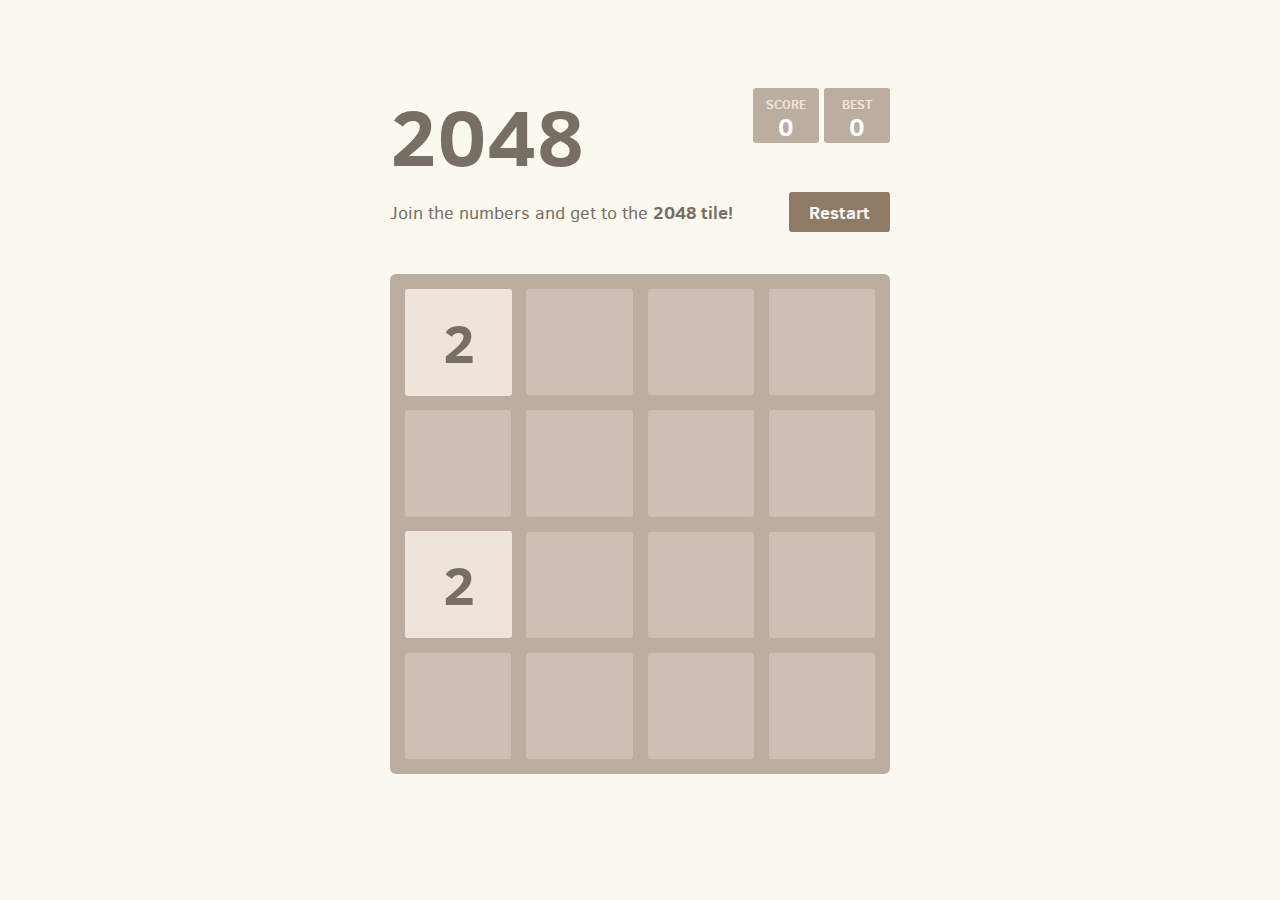
<file: index.html>
<!DOCTYPE html>
<html>
<head>
  <meta charset="utf-8">
  <title>2048</title>

  <link href="style/main.css" rel="stylesheet" type="text/css">
  <link rel="shortcut icon" href="favicon.ico">
  <link rel="apple-touch-icon" href="meta/apple-touch-icon.png">
  <link rel="apple-touch-startup-image" href="meta/apple-touch-startup-image-640x1096.png" media="(device-width: 320px) and (device-height: 568px) and (-webkit-device-pixel-ratio: 2)"> <!-- iPhone 5+ -->
  <link rel="apple-touch-startup-image" href="meta/apple-touch-startup-image-640x920.png"  media="(device-width: 320px) and (device-height: 480px) and (-webkit-device-pixel-ratio: 2)"> <!-- iPhone, retina -->
  <meta name="apple-mobile-web-app-capable" content="yes">
  <meta name="apple-mobile-web-app-status-bar-style" content="black">

  <meta name="HandheldFriendly" content="True">
  <meta name="MobileOptimized" content="320">
  <meta name="viewport" content="width=device-width, target-densitydpi=160dpi, initial-scale=1.0, maximum-scale=1, user-scalable=no, minimal-ui">
</head>
<body>
  <div class="container">
    <div class="heading">
      <h1 class="title">2048</h1>
      <div class="scores-container">
        <div class="score-container">0</div>
        <div class="best-container">0</div>
      </div>
    </div>

    <div class="above-game">
      <p class="game-intro">Join the numbers and get to the <strong>2048 tile!</strong></p>
      <a class="restart-button">Restart</a>
    </div>

    <div class="game-container">
      <div class="game-message">
        <p></p>
        <div class="lower">
	        <a class="keep-playing-button">Keep going</a>
          <a class="retry-button">Try again</a>
        </div>
      </div>

      <div class="grid-container">
        <div class="grid-row">
          <div class="grid-cell"></div>
          <div class="grid-cell"></div>
          <div class="grid-cell"></div>
          <div class="grid-cell"></div>
        </div>
        <div class="grid-row">
          <div class="grid-cell"></div>
          <div class="grid-cell"></div>
          <div class="grid-cell"></div>
          <div class="grid-cell"></div>
        </div>
        <div class="grid-row">
          <div class="grid-cell"></div>
          <div class="grid-cell"></div>
          <div class="grid-cell"></div>
          <div class="grid-cell"></div>
        </div>
        <div class="grid-row">
          <div class="grid-cell"></div>
          <div class="grid-cell"></div>
          <div class="grid-cell"></div>
          <div class="grid-cell"></div>
        </div>
      </div>

      <div class="tile-container">

      </div>
    </div>
  </div>

  <script src="js/bind_polyfill.js"></script>
  <script src="js/classlist_polyfill.js"></script>
  <script src="js/animframe_polyfill.js"></script>
  <script src="js/keyboard_input_manager.js"></script>
  <script src="js/html_actuator.js"></script>
  <script src="js/grid.js"></script>
  <script src="js/tile.js"></script>
  <script src="js/local_storage_manager.js"></script>
  <script src="js/game_manager.js"></script>
  <script src="js/application.js"></script>
</body>
</html>
</file>
<file: style/main.css>
@import url(fonts/clear-sans.css);
html, body {
  margin: 0;
  padding: 0;
  background: #faf8ef;
  color: #776e65;
  font-family: "Clear Sans", "Helvetica Neue", Arial, sans-serif;
  font-size: 18px; }

body {
  margin: 80px 0; }

.heading:after {
  content: "";
  display: block;
  clear: both; }

h1.title {
  font-size: 80px;
  font-weight: bold;
  margin: 0;
  display: block;
  float: left; }

@-webkit-keyframes move-up {
  0% {
    top: 25px;
    opacity: 1; }

  100% {
    top: -50px;
    opacity: 0; } }
@-moz-keyframes move-up {
  0% {
    top: 25px;
    opacity: 1; }

  100% {
    top: -50px;
    opacity: 0; } }
@keyframes move-up {
  0% {
    top: 25px;
    opacity: 1; }

  100% {
    top: -50px;
    opacity: 0; } }
.scores-container {
  float: right;
  text-align: right; }

.score-container, .best-container {
  position: relative;
  display: inline-block;
  background: #bbada0;
  padding: 15px 25px;
  font-size: 25px;
  height: 25px;
  line-height: 47px;
  font-weight: bold;
  border-radius: 3px;
  color: white;
  margin-top: 8px;
  text-align: center; }
  .score-container:after, .best-container:after {
    position: absolute;
    width: 100%;
    top: 10px;
    left: 0;
    text-transform: uppercase;
    font-size: 13px;
    line-height: 13px;
    text-align: center;
    color: #eee4da; }
  .score-container .score-addition, .best-container .score-addition {
    position: absolute;
    right: 30px;
    color: red;
    font-size: 25px;
    line-height: 25px;
    font-weight: bold;
    color: rgba(119, 110, 101, 0.9);
    z-index: 100;
    -webkit-animation: move-up 600ms ease-in;
    -moz-animation: move-up 600ms ease-in;
    animation: move-up 600ms ease-in;
    -webkit-animation-fill-mode: both;
    -moz-animation-fill-mode: both;
    animation-fill-mode: both; }

.score-container:after {
  content: "Score"; }

.best-container:after {
  content: "Best"; }

p {
  margin-top: 0;
  margin-bottom: 10px;
  line-height: 1.65; }

a {
  color: #776e65;
  font-weight: bold;
  text-decoration: underline;
  cursor: pointer; }

strong.important {
  text-transform: uppercase; }

hr {
  border: none;
  border-bottom: 1px solid #d8d4d0;
  margin-top: 20px;
  margin-bottom: 30px; }

.container {
  width: 500px;
  margin: 0 auto; }

@-webkit-keyframes fade-in {
  0% {
    opacity: 0; }

  100% {
    opacity: 1; } }
@-moz-keyframes fade-in {
  0% {
    opacity: 0; }

  100% {
    opacity: 1; } }
@keyframes fade-in {
  0% {
    opacity: 0; }

  100% {
    opacity: 1; } }
.game-container {
  margin-top: 40px;
  position: relative;
  padding: 15px;
  cursor: default;
  -webkit-touch-callout: none;
  -ms-touch-callout: none;
  -webkit-user-select: none;
  -moz-user-select: none;
  -ms-user-select: none;
  -ms-touch-action: none;
  touch-action: none;
  background: #bbada0;
  border-radius: 6px;
  width: 500px;
  height: 500px;
  -webkit-box-sizing: border-box;
  -moz-box-sizing: border-box;
  box-sizing: border-box; }
  .game-container .game-message {
    display: none;
    position: absolute;
    top: 0;
    right: 0;
    bottom: 0;
    left: 0;
    background: rgba(238, 228, 218, 0.5);
    z-index: 100;
    text-align: center;
    -webkit-animation: fade-in 800ms ease 1200ms;
    -moz-animation: fade-in 800ms ease 1200ms;
    animation: fade-in 800ms ease 1200ms;
    -webkit-animation-fill-mode: both;
    -moz-animation-fill-mode: both;
    animation-fill-mode: both; }
    .game-container .game-message p {
      font-size: 60px;
      font-weight: bold;
      height: 60px;
      line-height: 60px;
      margin-top: 222px; }
    .game-container .game-message .lower {
      display: block;
      margin-top: 59px; }
    .game-container .game-message a {
      display: inline-block;
      background: #8f7a66;
      border-radius: 3px;
      padding: 0 20px;
      text-decoration: none;
      color: #f9f6f2;
      height: 40px;
      line-height: 42px;
      margin-left: 9px; }
      .game-container .game-message a.keep-playing-button {
        display: none; }
    .game-container .game-message.game-won {
      background: rgba(237, 194, 46, 0.5);
      color: #f9f6f2; }
      .game-container .game-message.game-won a.keep-playing-button {
        display: inline-block; }
    .game-container .game-message.game-won, .game-container .game-message.game-over {
      display: block; }

.grid-container {
  position: absolute;
  z-index: 1; }

.grid-row {
  margin-bottom: 15px; }
  .grid-row:last-child {
    margin-bottom: 0; }
  .grid-row:after {
    content: "";
    display: block;
    clear: both; }

.grid-cell {
  width: 106.25px;
  height: 106.25px;
  margin-right: 15px;
  float: left;
  border-radius: 3px;
  background: rgba(238, 228, 218, 0.35); }
  .grid-cell:last-child {
    margin-right: 0; }

.tile-container {
  position: absolute;
  z-index: 2; }

.tile, .tile .tile-inner {
  width: 107px;
  height: 107px;
  line-height: 107px; }
.tile.tile-position-1-1 {
  -webkit-transform: translate(0px, 0px);
  -moz-transform: translate(0px, 0px);
  -ms-transform: translate(0px, 0px);
  transform: translate(0px, 0px); }
.tile.tile-position-1-2 {
  -webkit-transform: translate(0px, 121px);
  -moz-transform: translate(0px, 121px);
  -ms-transform: translate(0px, 121px);
  transform: translate(0px, 121px); }
.tile.tile-position-1-3 {
  -webkit-transform: translate(0px, 242px);
  -moz-transform: translate(0px, 242px);
  -ms-transform: translate(0px, 242px);
  transform: translate(0px, 242px); }
.tile.tile-position-1-4 {
  -webkit-transform: translate(0px, 363px);
  -moz-transform: translate(0px, 363px);
  -ms-transform: translate(0px, 363px);
  transform: translate(0px, 363px); }
.tile.tile-position-2-1 {
  -webkit-transform: translate(121px, 0px);
  -moz-transform: translate(121px, 0px);
  -ms-transform: translate(121px, 0px);
  transform: translate(121px, 0px); }
.tile.tile-position-2-2 {
  -webkit-transform: translate(121px, 121px);
  -moz-transform: translate(121px, 121px);
  -ms-transform: translate(121px, 121px);
  transform: translate(121px, 121px); }
.tile.tile-position-2-3 {
  -webkit-transform: translate(121px, 242px);
  -moz-transform: translate(121px, 242px);
  -ms-transform: translate(121px, 242px);
  transform: translate(121px, 242px); }
.tile.tile-position-2-4 {
  -webkit-transform: translate(121px, 363px);
  -moz-transform: translate(121px, 363px);
  -ms-transform: translate(121px, 363px);
  transform: translate(121px, 363px); }
.tile.tile-position-3-1 {
  -webkit-transform: translate(242px, 0px);
  -moz-transform: translate(242px, 0px);
  -ms-transform: translate(242px, 0px);
  transform: translate(242px, 0px); }
.tile.tile-position-3-2 {
  -webkit-transform: translate(242px, 121px);
  -moz-transform: translate(242px, 121px);
  -ms-transform: translate(242px, 121px);
  transform: translate(242px, 121px); }
.tile.tile-position-3-3 {
  -webkit-transform: translate(242px, 242px);
  -moz-transform: translate(242px, 242px);
  -ms-transform: translate(242px, 242px);
  transform: translate(242px, 242px); }
.tile.tile-position-3-4 {
  -webkit-transform: translate(242px, 363px);
  -moz-transform: translate(242px, 363px);
  -ms-transform: translate(242px, 363px);
  transform: translate(242px, 363px); }
.tile.tile-position-4-1 {
  -webkit-transform: translate(363px, 0px);
  -moz-transform: translate(363px, 0px);
  -ms-transform: translate(363px, 0px);
  transform: translate(363px, 0px); }
.tile.tile-position-4-2 {
  -webkit-transform: translate(363px, 121px);
  -moz-transform: translate(363px, 121px);
  -ms-transform: translate(363px, 121px);
  transform: translate(363px, 121px); }
.tile.tile-position-4-3 {
  -webkit-transform: translate(363px, 242px);
  -moz-transform: translate(363px, 242px);
  -ms-transform: translate(363px, 242px);
  transform: translate(363px, 242px); }
.tile.tile-position-4-4 {
  -webkit-transform: translate(363px, 363px);
  -moz-transform: translate(363px, 363px);
  -ms-transform: translate(363px, 363px);
  transform: translate(363px, 363px); }

.tile {
  position: absolute;
  -webkit-transition: 100ms ease-in-out;
  -moz-transition: 100ms ease-in-out;
  transition: 100ms ease-in-out;
  -webkit-transition-property: -webkit-transform;
  -moz-transition-property: -moz-transform;
  transition-property: transform; }
  .tile .tile-inner {
    border-radius: 3px;
    background: #eee4da;
    text-align: center;
    font-weight: bold;
    z-index: 10;
    font-size: 55px; }
  .tile.tile-2 .tile-inner {
    background: #eee4da;
    box-shadow: 0 0 30px 10px rgba(243, 215, 116, 0), inset 0 0 0 1px rgba(255, 255, 255, 0); }
  .tile.tile-4 .tile-inner {
    background: #ede0c8;
    box-shadow: 0 0 30px 10px rgba(243, 215, 116, 0), inset 0 0 0 1px rgba(255, 255, 255, 0); }
  .tile.tile-8 .tile-inner {
    color: #f9f6f2;
    background: #f2b179; }
  .tile.tile-16 .tile-inner {
    color: #f9f6f2;
    background: #f59563; }
  .tile.tile-32 .tile-inner {
    color: #f9f6f2;
    background: #f67c5f; }
  .tile.tile-64 .tile-inner {
    color: #f9f6f2;
    background: #f65e3b; }
  .tile.tile-128 .tile-inner {
    color: #f9f6f2;
    background: #edcf72;
    box-shadow: 0 0 30px 10px rgba(243, 215, 116, 0.2381), inset 0 0 0 1px rgba(255, 255, 255, 0.14286);
    font-size: 45px; }
    @media screen and (max-width: 520px) {
      .tile.tile-128 .tile-inner {
        font-size: 25px; } }
  .tile.tile-256 .tile-inner {
    color: #f9f6f2;
    background: #edcc61;
    box-shadow: 0 0 30px 10px rgba(243, 215, 116, 0.31746), inset 0 0 0 1px rgba(255, 255, 255, 0.19048);
    font-size: 45px; }
    @media screen and (max-width: 520px) {
      .tile.tile-256 .tile-inner {
        font-size: 25px; } }
  .tile.tile-512 .tile-inner {
    color: #f9f6f2;
    background: #edc850;
    box-shadow: 0 0 30px 10px rgba(243, 215, 116, 0.39683), inset 0 0 0 1px rgba(255, 255, 255, 0.2381);
    font-size: 45px; }
    @media screen and (max-width: 520px) {
      .tile.tile-512 .tile-inner {
        font-size: 25px; } }
  .tile.tile-1024 .tile-inner {
    color: #f9f6f2;
    background: #edc53f;
    box-shadow: 0 0 30px 10px rgba(243, 215, 116, 0.47619), inset 0 0 0 1px rgba(255, 255, 255, 0.28571);
    font-size: 35px; }
    @media screen and (max-width: 520px) {
      .tile.tile-1024 .tile-inner {
        font-size: 15px; } }
  .tile.tile-2048 .tile-inner {
    color: #f9f6f2;
    background: #edc22e;
    box-shadow: 0 0 30px 10px rgba(243, 215, 116, 0.55556), inset 0 0 0 1px rgba(255, 255, 255, 0.33333);
    font-size: 35px; }
    @media screen and (max-width: 520px) {
      .tile.tile-2048 .tile-inner {
        font-size: 15px; } }
  .tile.tile-super .tile-inner {
    color: #f9f6f2;
    background: #3c3a32;
    font-size: 30px; }
    @media screen and (max-width: 520px) {
      .tile.tile-super .tile-inner {
        font-size: 10px; } }

@-webkit-keyframes appear {
  0% {
    opacity: 0;
    -webkit-transform: scale(0);
    -moz-transform: scale(0);
    -ms-transform: scale(0);
    transform: scale(0); }

  100% {
    opacity: 1;
    -webkit-transform: scale(1);
    -moz-transform: scale(1);
    -ms-transform: scale(1);
    transform: scale(1); } }
@-moz-keyframes appear {
  0% {
    opacity: 0;
    -webkit-transform: scale(0);
    -moz-transform: scale(0);
    -ms-transform: scale(0);
    transform: scale(0); }

  100% {
    opacity: 1;
    -webkit-transform: scale(1);
    -moz-transform: scale(1);
    -ms-transform: scale(1);
    transform: scale(1); } }
@keyframes appear {
  0% {
    opacity: 0;
    -webkit-transform: scale(0);
    -moz-transform: scale(0);
    -ms-transform: scale(0);
    transform: scale(0); }

  100% {
    opacity: 1;
    -webkit-transform: scale(1);
    -moz-transform: scale(1);
    -ms-transform: scale(1);
    transform: scale(1); } }
.tile-new .tile-inner {
  -webkit-animation: appear 200ms ease 100ms;
  -moz-animation: appear 200ms ease 100ms;
  animation: appear 200ms ease 100ms;
  -webkit-animation-fill-mode: backwards;
  -moz-animation-fill-mode: backwards;
  animation-fill-mode: backwards; }

@-webkit-keyframes pop {
  0% {
    -webkit-transform: scale(0);
    -moz-transform: scale(0);
    -ms-transform: scale(0);
    transform: scale(0); }

  50% {
    -webkit-transform: scale(1.2);
    -moz-transform: scale(1.2);
    -ms-transform: scale(1.2);
    transform: scale(1.2); }

  100% {
    -webkit-transform: scale(1);
    -moz-transform: scale(1);
    -ms-transform: scale(1);
    transform: scale(1); } }
@-moz-keyframes pop {
  0% {
    -webkit-transform: scale(0);
    -moz-transform: scale(0);
    -ms-transform: scale(0);
    transform: scale(0); }

  50% {
    -webkit-transform: scale(1.2);
    -moz-transform: scale(1.2);
    -ms-transform: scale(1.2);
    transform: scale(1.2); }

  100% {
    -webkit-transform: scale(1);
    -moz-transform: scale(1);
    -ms-transform: scale(1);
    transform: scale(1); } }
@keyframes pop {
  0% {
    -webkit-transform: scale(0);
    -moz-transform: scale(0);
    -ms-transform: scale(0);
    transform: scale(0); }

  50% {
    -webkit-transform: scale(1.2);
    -moz-transform: scale(1.2);
    -ms-transform: scale(1.2);
    transform: scale(1.2); }

  100% {
    -webkit-transform: scale(1);
    -moz-transform: scale(1);
    -ms-transform: scale(1);
    transform: scale(1); } }
.tile-merged .tile-inner {
  z-index: 20;
  -webkit-animation: pop 200ms ease 100ms;
  -moz-animation: pop 200ms ease 100ms;
  animation: pop 200ms ease 100ms;
  -webkit-animation-fill-mode: backwards;
  -moz-animation-fill-mode: backwards;
  animation-fill-mode: backwards; }

.above-game:after {
  content: "";
  display: block;
  clear: both; }

.game-intro {
  float: left;
  line-height: 42px;
  margin-bottom: 0; }

.restart-button {
  display: inline-block;
  background: #8f7a66;
  border-radius: 3px;
  padding: 0 20px;
  text-decoration: none;
  color: #f9f6f2;
  height: 40px;
  line-height: 42px;
  display: block;
  text-align: center;
  float: right; }

.game-explanation {
  margin-top: 50px; }

@media screen and (max-width: 520px) {
  html, body {
    font-size: 15px; }

  body {
    margin: 20px 0;
    padding: 0 20px; }

  h1.title {
    font-size: 27px;
    margin-top: 15px; }

  .container {
    width: 280px;
    margin: 0 auto; }

  .score-container, .best-container {
    margin-top: 0;
    padding: 15px 10px;
    min-width: 40px; }

  .heading {
    margin-bottom: 10px; }

  .game-intro {
    width: 55%;
    display: block;
    box-sizing: border-box;
    line-height: 1.65; }

  .restart-button {
    width: 42%;
    padding: 0;
    display: block;
    box-sizing: border-box;
    margin-top: 2px; }

  .game-container {
    margin-top: 17px;
    position: relative;
    padding: 10px;
    cursor: default;
    -webkit-touch-callout: none;
    -ms-touch-callout: none;
    -webkit-user-select: none;
    -moz-user-select: none;
    -ms-user-select: none;
    -ms-touch-action: none;
    touch-action: none;
    background: #bbada0;
    border-radius: 6px;
    width: 280px;
    height: 280px;
    -webkit-box-sizing: border-box;
    -moz-box-sizing: border-box;
    box-sizing: border-box; }
    .game-container .game-message {
      display: none;
      position: absolute;
      top: 0;
      right: 0;
      bottom: 0;
      left: 0;
      background: rgba(238, 228, 218, 0.5);
      z-index: 100;
      text-align: center;
      -webkit-animation: fade-in 800ms ease 1200ms;
      -moz-animation: fade-in 800ms ease 1200ms;
      animation: fade-in 800ms ease 1200ms;
      -webkit-animation-fill-mode: both;
      -moz-animation-fill-mode: both;
      animation-fill-mode: both; }
      .game-container .game-message p {
        font-size: 60px;
        font-weight: bold;
        height: 60px;
        line-height: 60px;
        margin-top: 222px; }
      .game-container .game-message .lower {
        display: block;
        margin-top: 59px; }
      .game-container .game-message a {
        display: inline-block;
        background: #8f7a66;
        border-radius: 3px;
        padding: 0 20px;
        text-decoration: none;
        color: #f9f6f2;
        height: 40px;
        line-height: 42px;
        margin-left: 9px; }
        .game-container .game-message a.keep-playing-button {
          display: none; }
      .game-container .game-message.game-won {
        background: rgba(237, 194, 46, 0.5);
        color: #f9f6f2; }
        .game-container .game-message.game-won a.keep-playing-button {
          display: inline-block; }
      .game-container .game-message.game-won, .game-container .game-message.game-over {
        display: block; }

  .grid-container {
    position: absolute;
    z-index: 1; }

  .grid-row {
    margin-bottom: 10px; }
    .grid-row:last-child {
      margin-bottom: 0; }
    .grid-row:after {
      content: "";
      display: block;
      clear: both; }

  .grid-cell {
    width: 57.5px;
    height: 57.5px;
    margin-right: 10px;
    float: left;
    border-radius: 3px;
    background: rgba(238, 228, 218, 0.35); }
    .grid-cell:last-child {
      margin-right: 0; }

  .tile-container {
    position: absolute;
    z-index: 2; }

  .tile, .tile .tile-inner {
    width: 58px;
    height: 58px;
    line-height: 58px; }
  .tile.tile-position-1-1 {
    -webkit-transform: translate(0px, 0px);
    -moz-transform: translate(0px, 0px);
    -ms-transform: translate(0px, 0px);
    transform: translate(0px, 0px); }
  .tile.tile-position-1-2 {
    -webkit-transform: translate(0px, 67px);
    -moz-transform: translate(0px, 67px);
    -ms-transform: translate(0px, 67px);
    transform: translate(0px, 67px); }
  .tile.tile-position-1-3 {
    -webkit-transform: translate(0px, 135px);
    -moz-transform: translate(0px, 135px);
    -ms-transform: translate(0px, 135px);
    transform: translate(0px, 135px); }
  .tile.tile-position-1-4 {
    -webkit-transform: translate(0px, 202px);
    -moz-transform: translate(0px, 202px);
    -ms-transform: translate(0px, 202px);
    transform: translate(0px, 202px); }
  .tile.tile-position-2-1 {
    -webkit-transform: translate(67px, 0px);
    -moz-transform: translate(67px, 0px);
    -ms-transform: translate(67px, 0px);
    transform: translate(67px, 0px); }
  .tile.tile-position-2-2 {
    -webkit-transform: translate(67px, 67px);
    -moz-transform: translate(67px, 67px);
    -ms-transform: translate(67px, 67px);
    transform: translate(67px, 67px); }
  .tile.tile-position-2-3 {
    -webkit-transform: translate(67px, 135px);
    -moz-transform: translate(67px, 135px);
    -ms-transform: translate(67px, 135px);
    transform: translate(67px, 135px); }
  .tile.tile-position-2-4 {
    -webkit-transform: translate(67px, 202px);
    -moz-transform: translate(67px, 202px);
    -ms-transform: translate(67px, 202px);
    transform: translate(67px, 202px); }
  .tile.tile-position-3-1 {
    -webkit-transform: translate(135px, 0px);
    -moz-transform: translate(135px, 0px);
    -ms-transform: translate(135px, 0px);
    transform: translate(135px, 0px); }
  .tile.tile-position-3-2 {
    -webkit-transform: translate(135px, 67px);
    -moz-transform: translate(135px, 67px);
    -ms-transform: translate(135px, 67px);
    transform: translate(135px, 67px); }
  .tile.tile-position-3-3 {
    -webkit-transform: translate(135px, 135px);
    -moz-transform: translate(135px, 135px);
    -ms-transform: translate(135px, 135px);
    transform: translate(135px, 135px); }
  .tile.tile-position-3-4 {
    -webkit-transform: translate(135px, 202px);
    -moz-transform: translate(135px, 202px);
    -ms-transform: translate(135px, 202px);
    transform: translate(135px, 202px); }
  .tile.tile-position-4-1 {
    -webkit-transform: translate(202px, 0px);
    -moz-transform: translate(202px, 0px);
    -ms-transform: translate(202px, 0px);
    transform: translate(202px, 0px); }
  .tile.tile-position-4-2 {
    -webkit-transform: translate(202px, 67px);
    -moz-transform: translate(202px, 67px);
    -ms-transform: translate(202px, 67px);
    transform: translate(202px, 67px); }
  .tile.tile-position-4-3 {
    -webkit-transform: translate(202px, 135px);
    -moz-transform: translate(202px, 135px);
    -ms-transform: translate(202px, 135px);
    transform: translate(202px, 135px); }
  .tile.tile-position-4-4 {
    -webkit-transform: translate(202px, 202px);
    -moz-transform: translate(202px, 202px);
    -ms-transform: translate(202px, 202px);
    transform: translate(202px, 202px); }

  .tile .tile-inner {
    font-size: 35px; }

  .game-message p {
    font-size: 30px !important;
    height: 30px !important;
    line-height: 30px !important;
    margin-top: 90px !important; }
  .game-message .lower {
    margin-top: 30px !important; } }
</file>
